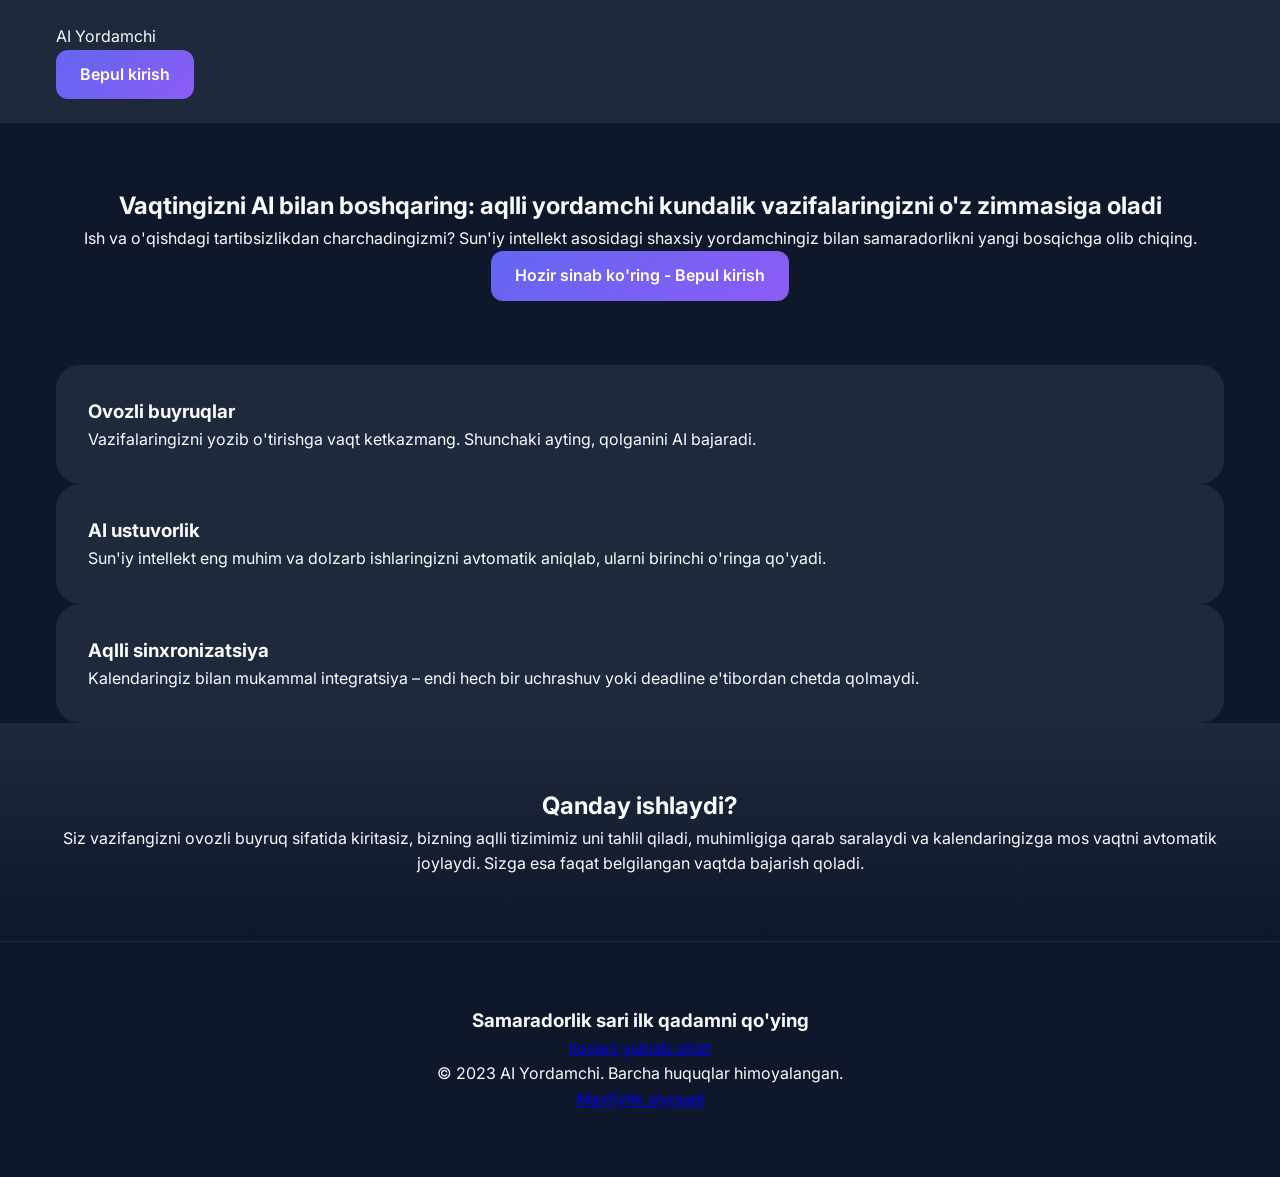
<file: ai-personal-assistant/index.html>
<!DOCTYPE html>
<html lang="uz">
<head>
    <meta charset="UTF-8">
    <meta name="viewport" content="width=device-width, initial-scale=1.0">
    <title>AI Yordamchi | Vaqtingizni boshqaring</title>
    <link rel="preconnect" href="https://fonts.googleapis.com">
    <link rel="preconnect" href="https://fonts.gstatic.com" crossorigin>
    <link href="https://fonts.googleapis.com/css2?family=Inter:wght@400;500;600&family=Poppins:wght@600;700&display=swap" rel="stylesheet">
    <link rel="stylesheet" href="style.css">
</head>
<body>

    <header class="header">
        <nav class="container">
            <div class="logo">AI Yordamchi</div>
            <a href="#how-it-works" class="btn-primary">Bepul kirish</a>
        </nav>
    </header>

    <main>
        <section class="hero">
            <div class="container">
                <h1>Vaqtingizni AI bilan boshqaring: aqlli yordamchi kundalik vazifalaringizni o'z zimmasiga oladi</h1>
                <p>Ish va o'qishdagi tartibsizlikdan charchadingizmi? Sun'iy intellekt asosidagi shaxsiy yordamchingiz bilan samaradorlikni yangi bosqichga olib chiqing.</p>
                <a href="#how-it-works" class="btn-primary">Hozir sinab ko'ring - Bepul kirish</a>
            </div>
        </section>

        <section class="features">
            <div class="container">
                <div class="feature-grid">
                    <article class="feature-card">
                        <h3>Ovozli buyruqlar</h3>
                        <p>Vazifalaringizni yozib o'tirishga vaqt ketkazmang. Shunchaki ayting, qolganini AI bajaradi.</p>
                    </article>
                    <article class="feature-card">
                        <h3>AI ustuvorlik</h3>
                        <p>Sun'iy intellekt eng muhim va dolzarb ishlaringizni avtomatik aniqlab, ularni birinchi o'ringa qo'yadi.</p>
                    </article>
                    <article class="feature-card">
                        <h3>Aqlli sinxronizatsiya</h3>
                        <p>Kalendaringiz bilan mukammal integratsiya – endi hech bir uchrashuv yoki deadline e'tibordan chetda qolmaydi.</p>
                    </article>
                </div>
            </div>
        </section>

        <section id="how-it-works" class="how-it-works">
            <div class="container">
                <h2>Qanday ishlaydi?</h2>
                <p>Siz vazifangizni ovozli buyruq sifatida kiritasiz, bizning aqlli tizimimiz uni tahlil qiladi, muhimligiga qarab saralaydi va kalendaringizga mos vaqtni avtomatik joylaydi. Sizga esa faqat belgilangan vaqtda bajarish qoladi.</p>
            </div>
        </section>
    </main>

    <footer class="footer">
        <div class="container">
            <h3>Samaradorlik sari ilk qadamni qo'ying</h3>
            <a href="#" class="btn-secondary">Ilovani yuklab olish</a>
            <div class="footer-links">
                <p>© 2023 AI Yordamchi. Barcha huquqlar himoyalangan.</p>
                <a href="#">Maxfiylik siyosati</a>
            </div>
        </div>
    </footer>

    <script src="script.js"></script>
</body>
</html>
</file>
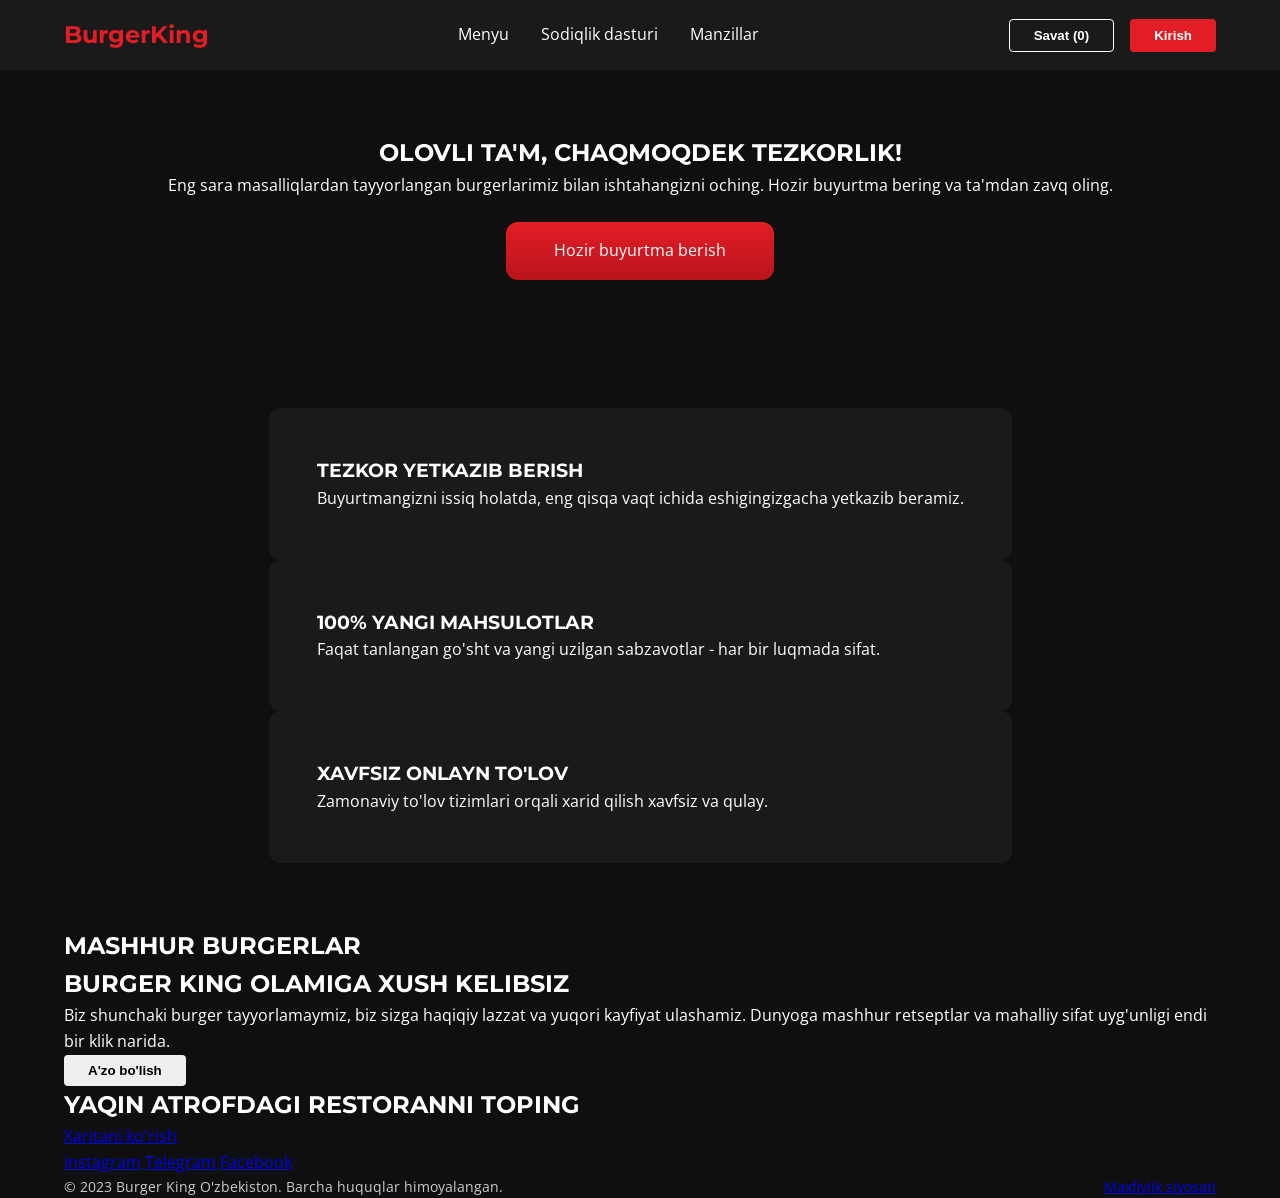
<file: burger-king-modern-landing/index.html>
<!DOCTYPE html>
<html lang="uz">
<head>
    <meta charset="UTF-8">
    <meta name="viewport" content="width=device-width, initial-scale=1.0">
    <title>Burger King O'zbekiston - Olovli ta'm, chaqmoqdek tezkorlik</title>
    <link rel="preconnect" href="https://fonts.googleapis.com">
    <link rel="preconnect" href="https://fonts.gstatic.com" crossorigin>
    <link href="https://fonts.googleapis.com/css2?family=Montserrat:wght@700&family=Open+Sans:wght@400;600&display=swap" rel="stylesheet">
    <link rel="stylesheet" href="style.css">
</head>
<body>

    <header class="header">
        <nav class="container">
            <div class="logo">BurgerKing</div>
            <ul class="nav-links">
                <li><a href="#menu">Menyu</a></li>
                <li><a href="#loyalty">Sodiqlik dasturi</a></li>
                <li><a href="#location">Manzillar</a></li>
            </ul>
            <div class="user-actions">
                <button class="cart-btn">Savat (0)</button>
                <button class="login-btn">Kirish</button>
            </div>
        </nav>
    </header>

    <main>
        <section class="hero">
            <div class="container">
                <h1>Olovli ta'm, chaqmoqdek tezkorlik!</h1>
                <p>Eng sara masalliqlardan tayyorlangan burgerlarimiz bilan ishtahangizni oching. Hozir buyurtma bering va ta'mdan zavq oling.</p>
                <a href="#menu" class="cta-button">Hozir buyurtma berish</a>
            </div>
        </section>

        <section class="features">
            <div class="container">
                <div class="feature-item">
                    <h3>Tezkor yetkazib berish</h3>
                    <p>Buyurtmangizni issiq holatda, eng qisqa vaqt ichida eshigingizgacha yetkazib beramiz.</p>
                </div>
                <div class="feature-item">
                    <h3>100% yangi mahsulotlar</h3>
                    <p>Faqat tanlangan go'sht va yangi uzilgan sabzavotlar - har bir luqmada sifat.</p>
                </div>
                <div class="feature-item">
                    <h3>Xavfsiz onlayn to'lov</h3>
                    <p>Zamonaviy to'lov tizimlari orqali xarid qilish xavfsiz va qulay.</p>
                </div>
            </div>
        </section>

        <section id="menu" class="menu-preview">
            <div class="container">
                <h2>Mashhur burgerlar</h2>
                <div class="menu-grid">
                    <!-- Burger kartochkalari shu yerda bo'ladi -->
                </div>
            </div>
        </section>

        <section id="loyalty" class="loyalty-program">
            <div class="container">
                <h2>Burger King olamiga xush kelibsiz</h2>
                <p>Biz shunchaki burger tayyorlamaymiz, biz sizga haqiqiy lazzat va yuqori kayfiyat ulashamiz. Dunyoga mashhur retseptlar va mahalliy sifat uyg'unligi endi bir klik narida.</p>
                <button class="register-btn">A'zo bo'lish</button>
            </div>
        </section>

        <section id="location" class="location-finder">
            <div class="container">
                <h2>Yaqin atrofdagi restoranni toping</h2>
                <a href="#" class="map-link">Xaritani ko'rish</a>
            </div>
        </section>
    </main>

    <footer class="footer">
        <div class="container">
            <div class="socials">
                <a href="#">Instagram</a>
                <a href="#">Telegram</a>
                <a href="#">Facebook</a>
            </div>
            <div class="footer-bottom">
                <p>© 2023 Burger King O'zbekiston. Barcha huquqlar himoyalangan.</p>
                <a href="#">Maxfiylik siyosati</a>
            </div>
        </div>
    </footer>

    <script src="script.js"></script>
</body>
</html>
</file>
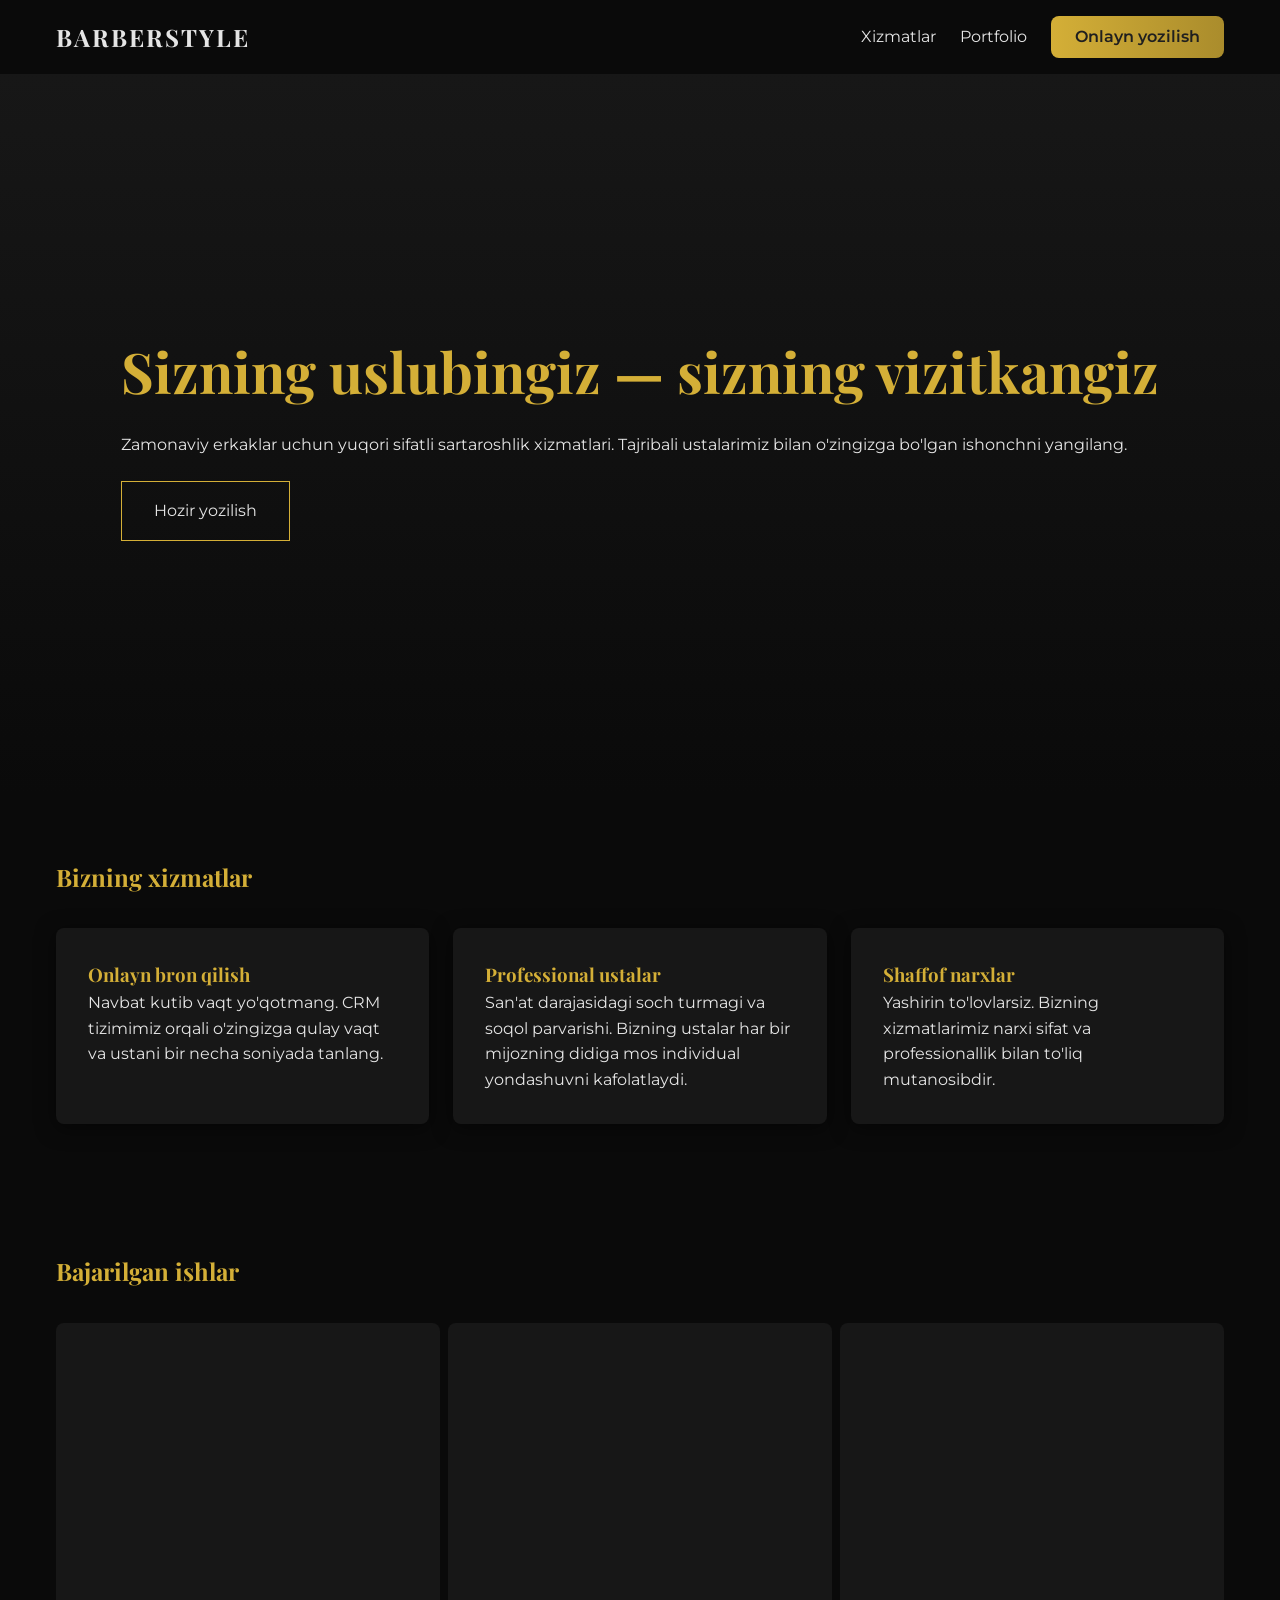
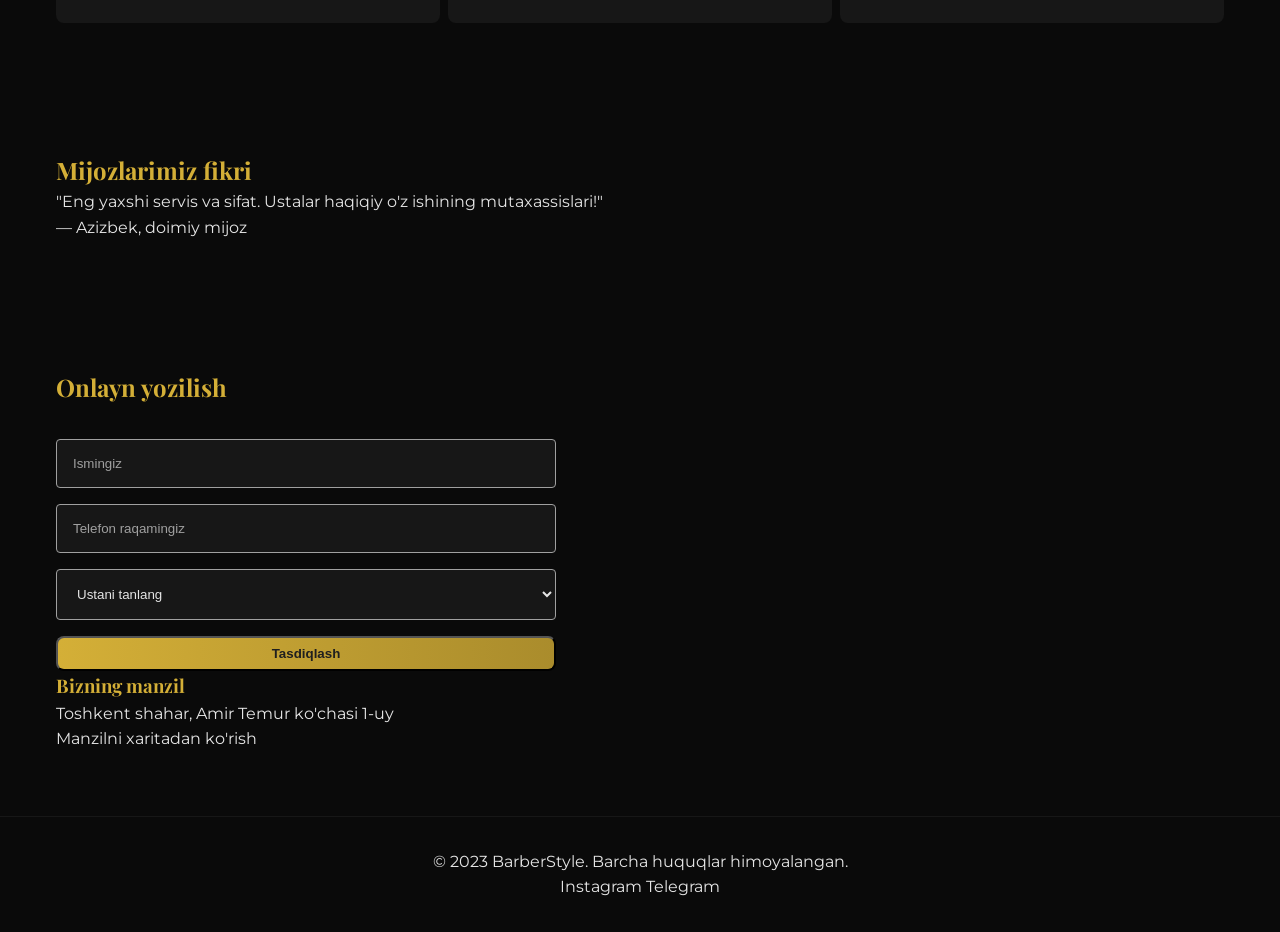
<file: modern-barbershop-landing/index.html>
<!DOCTYPE html>
<html lang="uz">
<head>
    <meta charset="UTF-8">
    <meta name="viewport" content="width=device-width, initial-scale=1.0">
    <title>Zamonaviy Barbershop | Sizning uslubingiz — sizning vizitkangiz</title>
    <link rel="preconnect" href="https://fonts.googleapis.com">
    <link rel="preconnect" href="https://fonts.gstatic.com" crossorigin>
    <link href="https://fonts.googleapis.com/css2?family=Montserrat:wght@400;600&family=Playfair+Display:wght@700&display=swap" rel="stylesheet">
    <link rel="stylesheet" href="style.css">
</head>
<body>

    <header class="header">
        <div class="container">
            <div class="logo">BARBERSTYLE</div>
            <nav class="nav">
                <a href="#services">Xizmatlar</a>
                <a href="#portfolio">Portfolio</a>
                <a href="#booking" class="btn-primary">Onlayn yozilish</a>
            </nav>
        </div>
    </header>

    <main>
        <section class="hero">
            <div class="container">
                <h1>Sizning uslubingiz — sizning vizitkangiz</h1>
                <p>Zamonaviy erkaklar uchun yuqori sifatli sartaroshlik xizmatlari. Tajribali ustalarimiz bilan o'zingizga bo'lgan ishonchni yangilang.</p>
                <a href="#booking" class="cta-button">Hozir yozilish</a>
            </div>
        </section>

        <section id="services" class="services">
            <div class="container">
                <h2>Bizning xizmatlar</h2>
                <div class="service-grid">
                    <div class="card">
                        <h3>Onlayn bron qilish</h3>
                        <p>Navbat kutib vaqt yo'qotmang. CRM tizimimiz orqali o'zingizga qulay vaqt va ustani bir necha soniyada tanlang.</p>
                    </div>
                    <div class="card">
                        <h3>Professional ustalar</h3>
                        <p>San'at darajasidagi soch turmagi va soqol parvarishi. Bizning ustalar har bir mijozning didiga mos individual yondashuvni kafolatlaydi.</p>
                    </div>
                    <div class="card">
                        <h3>Shaffof narxlar</h3>
                        <p>Yashirin to'lovlarsiz. Bizning xizmatlarimiz narxi sifat va professionallik bilan to'liq mutanosibdir.</p>
                    </div>
                </div>
            </div>
        </section>

        <section id="portfolio" class="portfolio">
            <div class="container">
                <h2>Bajarilgan ishlar</h2>
                <div class="gallery">
                    <div class="gallery-item"></div>
                    <div class="gallery-item"></div>
                    <div class="gallery-item"></div>
                </div>
            </div>
        </section>

        <section id="testimonials" class="testimonials">
            <div class="container">
                <h2>Mijozlarimiz fikri</h2>
                <div class="testimonial-card">
                    <p>"Eng yaxshi servis va sifat. Ustalar haqiqiy o'z ishining mutaxassislari!"</p>
                    <span>— Azizbek, doimiy mijoz</span>
                </div>
            </div>
        </section>

        <section id="booking" class="booking">
            <div class="container">
                <h2>Onlayn yozilish</h2>
                <form id="booking-form">
                    <input type="text" placeholder="Ismingiz" required>
                    <input type="tel" placeholder="Telefon raqamingiz" required>
                    <select>
                        <option value="">Ustani tanlang</option>
                        <option>Ali</option>
                        <option>Vali</option>
                    </select>
                    <button type="submit" class="btn-primary">Tasdiqlash</button>
                </form>
                <div class="location">
                    <h3>Bizning manzil</h3>
                    <p>Toshkent shahar, Amir Temur ko'chasi 1-uy</p>
                    <a href="https://maps.google.com" target="_blank">Manzilni xaritadan ko'rish</a>
                </div>
            </div>
        </section>
    </main>

    <footer class="footer">
        <div class="container">
            <p>&copy; 2023 BarberStyle. Barcha huquqlar himoyalangan.</p>
            <div class="socials">
                <a href="https://instagram.com/" target="_blank">Instagram</a>
                <a href="https://t.me/" target="_blank">Telegram</a>
            </div>
        </div>
    </footer>

    <script src="script.js"></script>
</body>
</html>
</file>
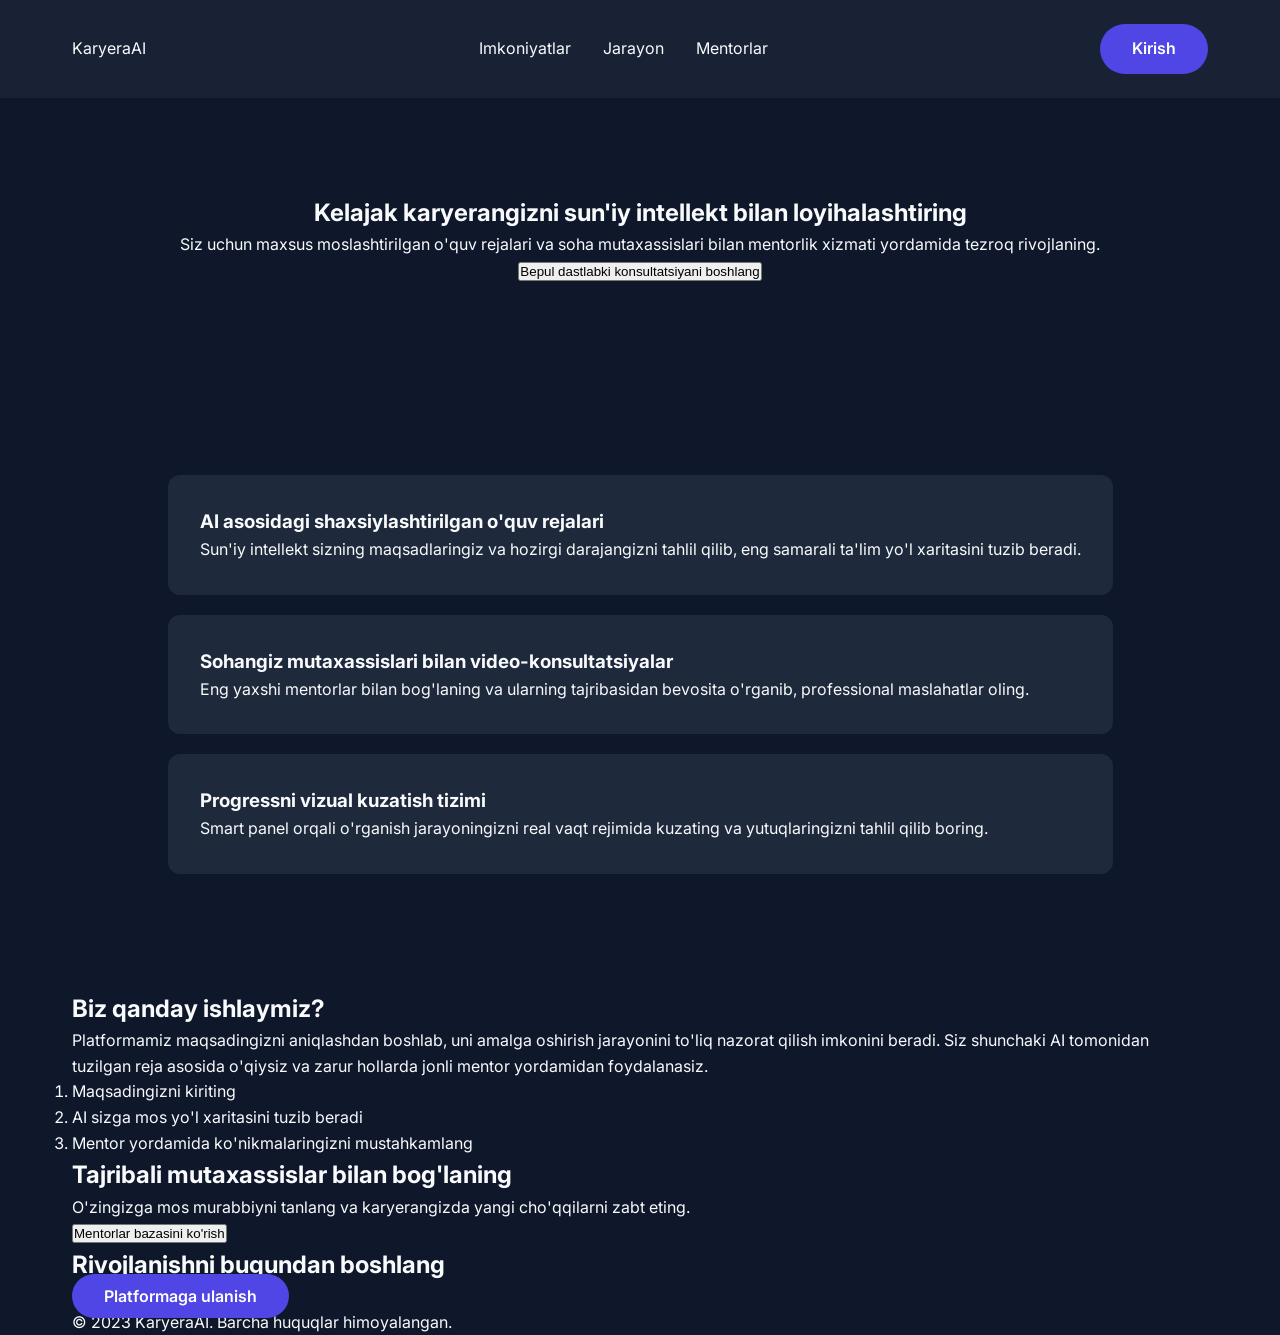
<file: yangi-imkoniyat-platformasi/index.html>
<!DOCTYPE html>
<html lang="uz">
<head>
    <meta charset="UTF-8">
    <meta name="viewport" content="width=device-width, initial-scale=1.0">
    <title>Kelajak Karyerangiz | AI Mentorlik Platformasi</title>
    <link rel="preconnect" href="https://fonts.googleapis.com">
    <link rel="preconnect" href="https://fonts.gstatic.com" crossorigin>
    <link href="https://fonts.googleapis.com/css2?family=Inter:wght@400;500;600&family=Lexend:wght@400;700&display=swap" rel="stylesheet">
    <link rel="stylesheet" href="style.css">
</head>
<body>

    <header>
        <nav class="container">
            <div class="logo">KaryeraAI</div>
            <ul class="nav-links">
                <li><a href="#features">Imkoniyatlar</a></li>
                <li><a href="#how-it-works">Jarayon</a></li>
                <li><a href="#mentors">Mentorlar</a></li>
            </ul>
            <a href="#" class="btn-primary">Kirish</a>
        </nav>
    </header>

    <main>
        <section id="hero">
            <div class="container">
                <h1>Kelajak karyerangizni sun'iy intellekt bilan loyihalashtiring</h1>
                <p>Siz uchun maxsus moslashtirilgan o'quv rejalari va soha mutaxassislari bilan mentorlik xizmati yordamida tezroq rivojlaning.</p>
                <button class="btn-hero">Bepul dastlabki konsultatsiyani boshlang</button>
            </div>
        </section>

        <section id="features">
            <div class="container">
                <div class="feature-card">
                    <h3>AI asosidagi shaxsiylashtirilgan o'quv rejalari</h3>
                    <p>Sun'iy intellekt sizning maqsadlaringiz va hozirgi darajangizni tahlil qilib, eng samarali ta'lim yo'l xaritasini tuzib beradi.</p>
                </div>
                <div class="feature-card">
                    <h3>Sohangiz mutaxassislari bilan video-konsultatsiyalar</h3>
                    <p>Eng yaxshi mentorlar bilan bog'laning va ularning tajribasidan bevosita o'rganib, professional maslahatlar oling.</p>
                </div>
                <div class="feature-card">
                    <h3>Progressni vizual kuzatish tizimi</h3>
                    <p>Smart panel orqali o'rganish jarayoningizni real vaqt rejimida kuzating va yutuqlaringizni tahlil qilib boring.</p>
                </div>
            </div>
        </section>

        <section id="how-it-works">
            <div class="container">
                <h2>Biz qanday ishlaymiz?</h2>
                <p>Platformamiz maqsadingizni aniqlashdan boshlab, uni amalga oshirish jarayonini to'liq nazorat qilish imkonini beradi. Siz shunchaki AI tomonidan tuzilgan reja asosida o'qiysiz va zarur hollarda jonli mentor yordamidan foydalanasiz.</p>
                <ol class="steps">
                    <li>Maqsadingizni kiriting</li>
                    <li>AI sizga mos yo'l xaritasini tuzib beradi</li>
                    <li>Mentor yordamida ko'nikmalaringizni mustahkamlang</li>
                </ol>
            </div>
        </section>

        <section id="mentors">
            <div class="container">
                <h2>Tajribali mutaxassislar bilan bog'laning</h2>
                <p>O'zingizga mos murabbiyni tanlang va karyerangizda yangi cho'qqilarni zabt eting.</p>
                <button class="btn-secondary">Mentorlar bazasini ko'rish</button>
            </div>
        </section>

        <section id="cta-section">
            <div class="container">
                <h2>Rivojlanishni bugundan boshlang</h2>
                <a href="#" class="btn-primary">Platformaga ulanish</a>
            </div>
        </section>
    </main>

    <footer>
        <div class="container">
            <p>&copy; 2023 KaryeraAI. Barcha huquqlar himoyalangan.</p>
        </div>
    </footer>

    <script src="script.js"></script>
</body>
</html>
</file>
<file: ai-personal-assistant/style.css>
:root {
  --primary: #6366f1;
  --secondary: #8b5cf6;
  --background: #0f172a;
  --surface: #1e293b;
  --text: #f8fafc;
  --muted: #cbd5e1;
  --gradient-main: linear-gradient(135deg, #6366f1, #8b5cf6);
  --gradient-bg: linear-gradient(180deg, #1e293b 0%, #0f172a 100%);
  --shadow-sm: 0 4px 6px -1px rgba(0, 0, 0, 0.1);
  --shadow-lg: 0 10px 30px rgba(99, 102, 241, 0.2);
  --radius-sm: 8px;
  --radius-md: 12px;
  --radius-lg: 24px;
  --space-4: 4px;
  --space-8: 8px;
  --space-12: 12px;
  --space-16: 16px;
  --space-24: 24px;
  --space-32: 32px;
  --space-48: 48px;
  --space-64: 64px;
  --font-heading: 'Poppins', sans-serif;
  --font-body: 'Inter', sans-serif;
}

* { margin: 0; padding: 0; box-sizing: border-box; }

body { background-color: var(--background); color: var(--text); font-family: var(--font-body); line-height: 1.6; }

.container { max-width: 1200px; margin: 0 auto; padding: 0 var(--space-16); }

.header { padding: var(--space-24) 0; background: var(--surface); transition: background 0.3s; position: sticky; top: 0; z-index: 1000; }
.header.scrolled { background: rgba(30, 41, 59, 0.95); box-shadow: var(--shadow-sm); }

.btn-primary { display: inline-block; padding: var(--space-12) var(--space-24); background: var(--gradient-main); color: white; text-decoration: none; border-radius: var(--radius-md); font-weight: 600; transition: transform 0.3s; }
.btn-primary:hover { transform: translateY(-2px); }

.hero { padding: var(--space-64) 0; text-align: center; }

.fade-transition { opacity: 0; transition: opacity 0.8s ease-out; }
.animate-fade-in { opacity: 1; }

.menu-toggle { display: none; background: none; border: none; cursor: pointer; flex-direction: column; gap: 6px; padding: 10px; }
.menu-toggle span { display: block; width: 25px; height: 3px; background: var(--text); }

@media (max-width: 768px) {
  .menu-toggle { display: flex; }
}

.feature-card { background: var(--surface); padding: var(--space-32); border-radius: var(--radius-lg); }
.how-it-works { background: var(--gradient-bg); padding: var(--space-64) 0; text-align: center; }
.footer { padding: var(--space-64) 0; text-align: center; border-top: 1px solid var(--surface); }
</file>
<file: burger-king-modern-landing/style.css>
:root {
    --primary: #E31D26;
    --secondary: #F6B319;
    --background: #0F0F0F;
    --surface: #1A1A1A;
    --text: #FFFFFF;
    --muted: #CCCCCC;
    --heading-font: 'Montserrat', sans-serif;
    --body-font: 'Open Sans', sans-serif;
    --spacing-xs: 4px;
    --spacing-sm: 8px;
    --spacing-md: 16px;
    --spacing-lg: 24px;
    --spacing-xl: 32px;
    --spacing-2xl: 48px;
    --spacing-3xl: 64px;
    --gradient: linear-gradient(180deg, #E31D26 0%, #B9141C 100%);
    --shadow: 0 20px 40px rgba(227, 29, 38, 0.2);
    --radius-sm: 4px;
    --radius-md: 12px;
    --radius-lg: 24px;
    --transition: all 0.3s ease;
}

* { margin: 0; padding: 0; box-sizing: border-box; }
body { background-color: var(--background); color: var(--text); font-family: var(--body-font); line-height: 1.6; }
h1, h2, h3 { font-family: var(--heading-font); text-transform: uppercase; }
.container { max-width: 1200px; margin: 0 auto; padding: 0 var(--spacing-lg); }
.header { padding: var(--spacing-md) 0; background: var(--surface); transition: var(--transition); }
.header-scrolled { box-shadow: 0 2px 10px rgba(0,0,0,0.5); }
.header nav { display: flex; justify-content: space-between; align-items: center; }
.logo { font-family: var(--heading-font); font-weight: 700; font-size: 24px; color: var(--primary); }
.nav-links { display: flex; list-style: none; gap: var(--spacing-xl); }
.nav-links a { color: var(--text); text-decoration: none; transition: var(--transition); }
.nav-links a:hover { color: var(--primary); }
.user-actions { display: flex; gap: var(--spacing-md); }
button { padding: var(--spacing-sm) var(--spacing-lg); border-radius: var(--radius-sm); border: none; cursor: pointer; font-weight: 600; transition: var(--transition); }
.cart-btn { background: transparent; color: var(--text); border: 1px solid var(--text); }
.login-btn { background: var(--primary); color: var(--text); }
.hero { padding: var(--spacing-3xl) 0; text-align: center; }
.cta-button { display: inline-block; margin-top: var(--spacing-lg); padding: var(--spacing-md) var(--spacing-2xl); background: var(--gradient); color: white; text-decoration: none; border-radius: var(--radius-md); }
.features { padding: var(--spacing-3xl) 0; display: grid; grid-template-columns: repeat(auto-fit, minmax(300px, 1fr)); gap: var(--spacing-2xl); }
.feature-item { background: var(--surface); padding: var(--spacing-2xl); border-radius: var(--radius-md); }
.footer-bottom { display: flex; justify-content: space-between; color: var(--muted); font-size: 0.9rem; }
.mobile-toggle { display: none; background: none; color: white; font-size: 24px; }

@media (max-width: 768px) {
    .nav-links { display: none; flex-direction: column; position: absolute; top: 70px; left: 0; width: 100%; background: var(--surface); padding: var(--spacing-lg); text-align: center; }
    .nav-links.active { display: flex; }
    .mobile-toggle { display: block; }
    .footer-bottom { flex-direction: column; align-items: center; gap: var(--spacing-sm); }
}
</file>
<file: modern-barbershop-landing/style.css>
:root {
    --primary: #d4af37;
    --secondary: #1f1f1f;
    --background: #0a0a0a;
    --surface: #171717;
    --text: #e5e5e5;
    --error: #ff4d4d;
    --muted: #a0a0a0;
    --font-heading: 'Playfair Display', serif;
    --font-body: 'Montserrat', sans-serif;
    --gradient-bg: linear-gradient(180deg, #171717 0%, #0a0a0a 100%);
    --gradient-gold: linear-gradient(90deg, #d4af37 0%, #aa8c2c 100%);
    --shadow-main: 0 4px 20px rgba(0,0,0,0.5);
    --shadow-accent: 0 10px 40px rgba(212,175,55,0.15);
    --radius-sm: 4px;
    --radius-md: 8px;
    --sp-1: 4px;
    --sp-2: 8px;
    --sp-3: 16px;
    --sp-4: 24px;
    --sp-5: 32px;
    --sp-6: 48px;
    --sp-7: 64px;
}

* {
    margin: 0;
    padding: 0;
    box-sizing: border-box;
}

body {
    background-color: var(--background);
    color: var(--text);
    font-family: var(--font-body);
    line-height: 1.6;
}

.container {
    max-width: 1200px;
    margin: 0 auto;
    padding: 0 var(--sp-3);
}

h1, h2, h3 {
    font-family: var(--font-heading);
    color: var(--primary);
}

a {
    text-decoration: none;
    color: inherit;
    transition: 0.3s ease;
}

.header {
    padding: var(--sp-3) 0;
    position: sticky;
    top: 0;
    z-index: 1000;
    background: var(--background);
}

.header .container {
    display: flex;
    justify-content: space-between;
    align-items: center;
}

.logo {
    font-family: var(--font-heading);
    font-size: 1.5rem;
    font-weight: 700;
    letter-spacing: 2px;
}

.nav {
    display: flex;
    gap: var(--sp-4);
    align-items: center;
}

.btn-primary {
    background: var(--gradient-gold);
    color: var(--secondary);
    padding: var(--sp-2) var(--sp-4);
    border-radius: var(--radius-md);
    font-weight: 600;
    display: inline-block;
}

.btn-primary:hover {
    box-shadow: var(--shadow-accent);
}

.hero {
    height: 80vh;
    display: flex;
    align-items: center;
    background: var(--gradient-bg);
}

.hero h1 { font-size: 3.5rem; margin-bottom: var(--sp-3); }

.cta-button {
    display: inline-block;
    padding: var(--sp-3) var(--sp-5);
    border: 1px solid var(--primary);
    margin-top: var(--sp-4);
}

.cta-button:hover { background: var(--primary); color: var(--secondary); }

.services, .portfolio, .testimonials, .booking { padding: var(--sp-7) 0; }

.service-grid {
    display: grid;
    grid-template-columns: repeat(auto-fit, minmax(300px, 1fr));
    gap: var(--sp-4);
    margin-top: var(--sp-5);
}

.card { background: var(--surface); padding: var(--sp-5); border-radius: var(--radius-md); box-shadow: var(--shadow-main); }

.gallery { display: grid; grid-template-columns: repeat(3, 1fr); gap: var(--sp-2); margin-top: var(--sp-5); }

.gallery-item { height: 300px; background: var(--surface); border-radius: var(--radius-md); }

#booking-form { display: flex; flex-direction: column; gap: var(--sp-3); max-width: 500px; margin-top: var(--sp-5); }

input, select { padding: var(--sp-3); background: var(--surface); border: 1px solid var(--muted); color: var(--text); border-radius: var(--radius-sm); }

input::placeholder { color: var(--muted); opacity: 1; }

.footer { padding: var(--sp-5) 0; border-top: 1px solid var(--surface); text-align: center; }

@media (max-width: 768px) {
    .hero h1 { font-size: 2.5rem; }
    .gallery { grid-template-columns: 1fr; }
    .nav {
        display: none; position: absolute; top: 100%; left: 0; width: 100%; 
        background: var(--background); flex-direction: column; padding: var(--sp-5); z-index: 999; 
    }
    .nav.active { display: flex; }
}
</file>
<file: yangi-imkoniyat-platformasi/style.css>
:root {
    --primary: #4f46e5; --secondary: #06b6d4; --background: #0f172a; --surface: #1e293b; --text: #f8fafc; --muted: #94a3b8;
    --glass-bg: rgba(30, 41, 59, 0.7); --glass-backdrop: blur(12px); --glass-border: 1px solid rgba(255, 255, 255, 0.1);
}
* { margin: 0; padding: 0; box-sizing: border-box; }
body { font-family: 'Inter', sans-serif; background-color: var(--background); color: var(--text); line-height: 1.6; }
.container { max-width: 1200px; margin: 0 auto; padding: 0 32px; }
header { padding: 24px 0; position: sticky; top: 0; z-index: 100; background: var(--glass-bg); backdrop-filter: var(--glass-backdrop); transition: background 0.3s; }
header.scrolled { background: rgba(15, 23, 42, 0.95); border-bottom: var(--glass-border); }
nav { display: flex; justify-content: space-between; align-items: center; }
.nav-links { display: flex; list-style: none; gap: 32px; }
.nav-links a { color: var(--text); text-decoration: none; }
.btn-primary { background: var(--primary); color: white; padding: 12px 32px; border-radius: 9999px; text-decoration: none; font-weight: 600; }

/* Animatsiyalar */
.fade-scroll { opacity: 0; transform: translateY(30px); transition: opacity 0.6s ease-out, transform 0.6s ease-out; }
.fade-scroll.animate-in { opacity: 1; transform: translateY(0); }

/* Mobil menyu */
.mobile-menu-btn { display: none; background: none; border: none; color: white; font-size: 24px; cursor: pointer; }
@media (max-width: 768px) {
    .mobile-menu-btn { display: block; }
    .nav-links { display: none; position: absolute; top: 100%; left: 0; width: 100%; background: var(--surface); padding: 20px; flex-direction: column; align-items: center; }
    .nav-links.active { display: flex; }
}
#hero { padding: 96px 0; text-align: center; }
.feature-card { background: var(--surface); padding: 32px; border-radius: 12px; margin-bottom: 20px; }
#features { display: grid; grid-template-columns: repeat(auto-fit, minmax(300px, 1fr)); gap: 24px; padding: 96px 0; }
</file>
